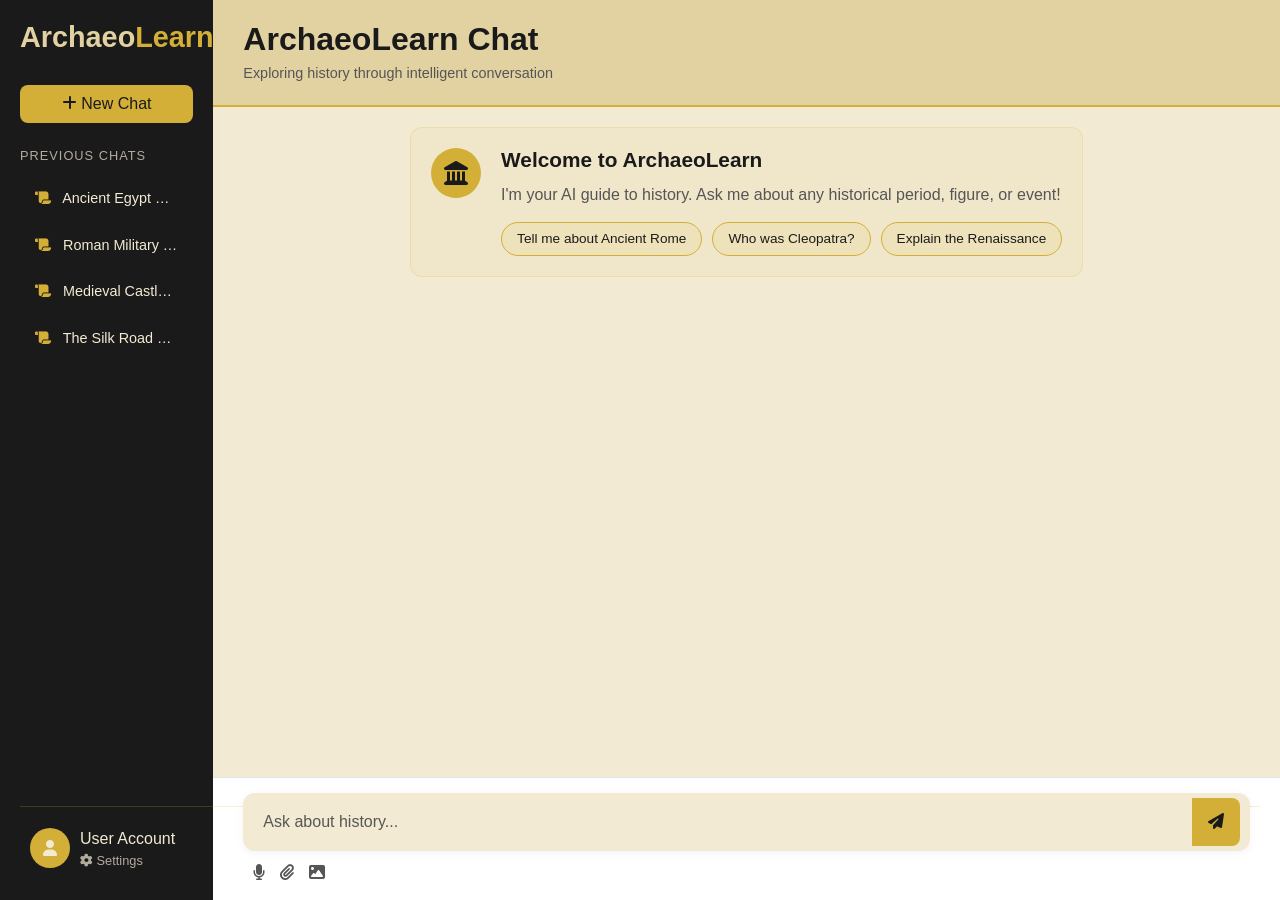
<file: index.html>
<!DOCTYPE html>
<html lang="en">
<head>
    <meta charset="UTF-8">
    <meta name="viewport" content="width=device-width, initial-scale=1.0">
    <title>ArchaeoLearn - History AI Chatbot</title>
    <link href="https://cdn.jsdelivr.net/npm/bootstrap@5.3.0/dist/css/bootstrap.min.css" rel="stylesheet">
    <link rel="stylesheet" href="chat.css">
    <link rel="stylesheet" href="https://cdnjs.cloudflare.com/ajax/libs/font-awesome/6.4.0/css/all.min.css">
</head>
<body>
    <div class="container-fluid main-container">
        <div class="row vh-100">
            <!-- Sidebar -->
            <div class="col-md-3 col-lg-2 sidebar">
                <div class="logo-container">
                    <h1>Archaeo<span>Learn</span></h1>
                </div>
                <div class="new-chat-btn">
                    <button class="btn"><i class="fas fa-plus"></i> New Chat</button>
                </div>
                <div class="chat-history">
                    <h6>Previous Chats</h6>
                    <ul>
                        <li><i class="fas fa-scroll"></i> Ancient Egypt Monuments</li>
                        <li><i class="fas fa-scroll"></i> Roman Military Tactics</li>
                        <li><i class="fas fa-scroll"></i> Medieval Castle Architecture</li>
                        <li><i class="fas fa-scroll"></i> The Silk Road Trade</li>
                    </ul>
                </div>
                <div class="user-profile">
                    <div class="avatar">
                        <i class="fas fa-user"></i>
                    </div>
                    <div class="user-info">
                        <p class="user-name">User Account</p>
                        <p class="settings"><i class="fas fa-cog"></i> Settings</p>
                    </div>
                </div>
            </div>
            
            <!-- Main Chat Area -->
            <div class="col-md-9 col-lg-10 chat-area">
                <div class="chat-header">
                    <h2>ArchaeoLearn Chat</h2>
                    <p>Exploring history through intelligent conversation</p>
                </div>
                
                <div class="chat-messages" id="chat-messages">
                    <div class="welcome-message">
                        <div class="ai-icon">
                            <i class="fas fa-landmark"></i>
                        </div>
                        <div class="message-content">
                            <h3>Welcome to ArchaeoLearn</h3>
                            <p>I'm your AI guide to history. Ask me about any historical period, figure, or event!</p>
                            <div class="suggestion-chips">
                                <button>Tell me about Ancient Rome</button>
                                <button>Who was Cleopatra?</button>
                                <button>Explain the Renaissance</button>
                            </div>
                        </div>
                    </div>
                </div>
                
                <div class="chat-input-container">
                    <div class="input-group">
                        <textarea class="form-control" placeholder="Ask about history..." rows="1"></textarea>
                        <button class="btn send-btn"><i class="fas fa-paper-plane"></i></button>
                    </div>
                    <div class="input-features">
                        <span><i class="fas fa-microphone"></i></span>
                        <span><i class="fas fa-paperclip"></i></span>
                        <span><i class="fas fa-image"></i></span>
                    </div>
                </div>
            </div>
        </div>
    </div>

    <script src="https://cdn.jsdelivr.net/npm/bootstrap@5.3.0/dist/js/bootstrap.bundle.min.js"></script>
    <script>
        // Get DOM elements
        const chatMessages = document.getElementById('chat-messages');
        const textarea = document.querySelector('.chat-input-container textarea');
        const sendButton = document.querySelector('.chat-input-container .send-btn');
        
        console.log('Send button:', sendButton); // Debug log

        // Function to add message to chat
        function addMessageToChat(message, isUser = false) {
            const messageElement = document.createElement('div');
            messageElement.className = `message ${isUser ? 'user-message' : 'ai-message'}`;
            
            const avatar = document.createElement('div');
            avatar.className = 'message-avatar';
            avatar.innerHTML = `<i class="fas fa-${isUser ? 'user' : 'landmark'}"></i>`;
            
            const bubble = document.createElement('div');
            bubble.className = 'message-bubble';
            bubble.innerHTML = `<p>${message}</p>`;
            
            const time = document.createElement('div');
            time.className = 'message-time';
            time.textContent = new Date().toLocaleTimeString([], { hour: '2-digit', minute: '2-digit' });
            
            messageElement.appendChild(avatar);
            messageElement.appendChild(bubble);
            messageElement.appendChild(time);
            
            chatMessages.appendChild(messageElement);
            chatMessages.scrollTop = chatMessages.scrollHeight;
        }

        // Function to handle sending messages
        async function sendMessage() {
            console.log('sendMessage function called'); // Debug log
            
            const userMessage = textarea.value.trim();
            if (!userMessage) return;

            // Display user message
            addMessageToChat(userMessage, true);
            
            // Clear input
            textarea.value = '';
            
            try {
                // Show loading state
                sendButton.disabled = true;
                sendButton.innerHTML = '<i class="fas fa-spinner fa-spin"></i>';
                
                // Send message to server
                const response = await fetch('/query', {
                    method: 'POST',
                    headers: {
                        'Content-Type': 'application/json'
                    },
                    body: JSON.stringify({ question: userMessage })
                });
                
                if (!response.ok) {
                    throw new Error(`HTTP error! status: ${response.status}`);
                }
                
                const data = await response.json();
                console.log('Server response:', data); // Debug log
                
                // Display AI response
                addMessageToChat(data.response);
            } catch (error) {
                console.error('Error:', error);
                addMessageToChat('I apologize, but I encountered an error. Please try again.');
            } finally {
                // Reset button state
                sendButton.disabled = false;
                sendButton.innerHTML = '<i class="fas fa-paper-plane"></i>';
            }
        }

        // Event listeners
        console.log('Adding click listener to send button'); // Debug log
        sendButton.addEventListener('click', () => {
            console.log('Send button clicked'); // Debug log
            sendMessage();
        });

        textarea.addEventListener('keypress', (e) => {
            if (e.key === 'Enter' && !e.shiftKey) {
                e.preventDefault();
                sendMessage();
            }
        });

        // Handle suggestion chips
        document.querySelectorAll('.suggestion-chips button').forEach(button => {
            button.addEventListener('click', () => {
                textarea.value = button.textContent;
                sendMessage();
            });
        });

        // Initialize - ensure everything is loaded
        document.addEventListener('DOMContentLoaded', () => {
            console.log('DOM fully loaded');
            if (!sendButton) {
                console.error('Send button not found!');
            }
        });
    </script>
</body>
</html>
</file>
<file: chat.css>
:root {
    --gold: #D4AF37;
    --light-gold: #E6C555;
    --dark-gold: #B69121;
    --black: #1A1A1A;
    --sand: #E2D2A2;
    --light-sand: #F2EAD3;
    --dark-sand: #C9B988;
    --gray: #555555;
    --light-gray: #F5F5F5;
}

body {
    font-family: 'Segoe UI', Tahoma, Geneva, Verdana, sans-serif;
    background-color: var(--light-gray);
    color: var(--black);
    overflow: hidden;
}

/* Sidebar Styles */
.sidebar {
    background-color: var(--black);
    color: var(--light-sand);
    padding: 20px;
    height: 100vh;
    overflow-y: auto;
    box-shadow: 2px 0 10px rgba(0, 0, 0, 0.1);
}

.logo-container {
    margin-bottom: 30px;
    text-align: center;
}

.logo-container h1 {
    font-weight: 600;
    color: var(--sand);
    font-size: 1.8rem;
}

.logo-container span {
    color: var(--gold);
}

.new-chat-btn {
    margin-bottom: 25px;
}

.new-chat-btn .btn {
    width: 100%;
    background-color: var(--gold);
    color: var(--black);
    font-weight: 500;
    border-radius: 8px;
    transition: all 0.3s ease;
}

.new-chat-btn .btn:hover {
    background-color: var(--dark-gold);
    color: var(--black);
    transform: translateY(-2px);
}

.chat-history {
    margin-bottom: 30px;
}

.chat-history h6 {
    color: var(--light-sand);
    opacity: 0.7;
    font-size: 0.8rem;
    margin-bottom: 15px;
    text-transform: uppercase;
    letter-spacing: 1px;
}

.chat-history ul {
    list-style: none;
    padding-left: 0;
}

.chat-history li {
    padding: 10px 15px;
    margin-bottom: 5px;
    border-radius: 6px;
    cursor: pointer;
    transition: all 0.2s ease;
    font-size: 0.9rem;
    overflow: hidden;
    text-overflow: ellipsis;
    white-space: nowrap;
}

.chat-history li:hover {
    background-color: rgba(212, 175, 55, 0.1);
}

.chat-history i {
    margin-right: 8px;
    color: var(--gold);
}

.user-profile {
    position: absolute;
    bottom: 20px;
    left: 20px;
    right: 20px;
    display: flex;
    align-items: center;
    padding: 10px;
    border-top: 1px solid rgba(212, 175, 55, 0.2);
    padding-top: 20px;
}

.user-profile .avatar {
    width: 40px;
    height: 40px;
    border-radius: 50%;
    background-color: var(--gold);
    display: flex;
    align-items: center;
    justify-content: center;
    margin-right: 10px;
}

.user-profile .user-info {
    flex-grow: 1;
}

.user-profile .user-name {
    margin-bottom: 0;
    font-weight: 500;
}

.user-profile .settings {
    margin-bottom: 0;
    font-size: 0.8rem;
    opacity: 0.7;
    cursor: pointer;
}

/* Main Chat Area */
.chat-area {
    height: 100vh;
    display: flex;
    flex-direction: column;
    padding: 0;
    background-color: var(--light-sand);
}

.chat-header {
    padding: 20px 30px;
    background-color: var(--sand);
    border-bottom: 2px solid var(--gold);
}

.chat-header h2 {
    margin-bottom: 5px;
    color: var(--black);
    font-weight: 600;
}

.chat-header p {
    margin-bottom: 0;
    color: var(--gray);
    font-size: 0.9rem;
}

.chat-messages {
    flex-grow: 1;
    overflow-y: auto;
    padding: 20px 30px;
    display: flex;
    flex-direction: column;
    gap: 20px;
}

.welcome-message {
    background-color: rgba(212, 175, 55, 0.05);
    border: 1px solid rgba(212, 175, 55, 0.2);
    border-radius: 12px;
    padding: 20px;
    margin-bottom: 30px;
    display: flex;
    align-items: flex-start;
    max-width: 700px;
    align-self: center;
}

.welcome-message .ai-icon {
    width: 50px;
    height: 50px;
    background-color: var(--gold);
    color: var(--black);
    border-radius: 50%;
    display: flex;
    align-items: center;
    justify-content: center;
    font-size: 1.5rem;
    margin-right: 20px;
    flex-shrink: 0;
}

.welcome-message h3 {
    font-size: 1.3rem;
    font-weight: 600;
    margin-bottom: 10px;
    color: var(--black);
}

.welcome-message p {
    margin-bottom: 15px;
    color: var(--gray);
}

.suggestion-chips {
    display: flex;
    flex-wrap: wrap;
    gap: 10px;
}

.suggestion-chips button {
    background-color: rgba(212, 175, 55, 0.1);
    border: 1px solid var(--gold);
    border-radius: 20px;
    padding: 6px 15px;
    font-size: 0.85rem;
    color: var(--black);
    cursor: pointer;
    transition: all 0.2s ease;
}

.suggestion-chips button:hover {
    background-color: var(--gold);
    color: var(--black);
}

.message {
    display: flex;
    margin-bottom: 15px;
    align-items: flex-start;
    max-width: 85%;
}

.ai-message {
    align-self: flex-start;
}

.user-message {
    align-self: flex-end;
    flex-direction: row-reverse;
}

.message-avatar {
    width: 36px;
    height: 36px;
    border-radius: 50%;
    display: flex;
    align-items: center;
    justify-content: center;
    flex-shrink: 0;
    margin: 0 10px;
}

.ai-message .message-avatar {
    background-color: var(--gold);
    color: var(--black);
}

.user-message .message-avatar {
    background-color: var(--black);
    color: var(--light-sand);
}

.message-bubble {
    background-color: white;
    padding: 12px 15px;
    border-radius: 12px;
    box-shadow: 0 2px 5px rgba(0, 0, 0, 0.05);
}

.ai-message .message-bubble {
    border-top-left-radius: 0;
    border-left: 3px solid var(--gold);
}

.user-message .message-bubble {
    background-color: var(--gold);
    color: var(--black);
    border-top-right-radius: 0;
}

.message-bubble p {
    margin-bottom: 8px;
}

.message-bubble p:last-child {
    margin-bottom: 0;
}

.message-time {
    font-size: 0.7rem;
    opacity: 0.7;
    margin-top: 5px;
    align-self: flex-end;
}

.ai-message .message-time {
    margin-left: 15px;
}

.user-message .message-time {
    margin-right: 15px;
}

.chat-input-container {
    padding: 15px 30px;
    background-color: white;
    border-top: 1px solid rgba(0, 0, 0, 0.1);
}

.chat-input-container .input-group {
    background-color: var(--light-sand);
    border-radius: 12px;
    padding: 5px;
    box-shadow: 0 2px 10px rgba(0, 0, 0, 0.05);
}

.chat-input-container textarea {
    border: none;
    background-color: transparent;
    resize: none;
    padding: 12px 15px;
    max-height: 100px;
}

.chat-input-container textarea:focus {
    box-shadow: none;
    outline: none;
    background-color: transparent;
}

.send-btn {
    background-color: var(--gold);
    color: var(--black);
    border: none;
    border-radius: 8px;
    padding: 8px 16px;
    margin-right: 5px;
    transition: all 0.2s ease;
}

.send-btn:hover {
    background-color: var(--dark-gold);
    color: white;
}

.input-features {
    display: flex;
    gap: 15px;
    margin-top: 10px;
    padding: 0 10px;
}

.input-features span {
    color: var(--gray);
    cursor: pointer;
    transition: all 0.2s ease;
}

.input-features span:hover {
    color: var(--gold);
}

/* Make it responsive */
@media (max-width: 767px) {
    .sidebar {
        position: fixed;
        left: -100%;
        width: 80%;
        z-index: 1000;
        transition: all 0.3s ease;
    }
    
    .sidebar.active {
        left: 0;
    }
    
    .message {
        max-width: 95%;
    }
}
</file>
